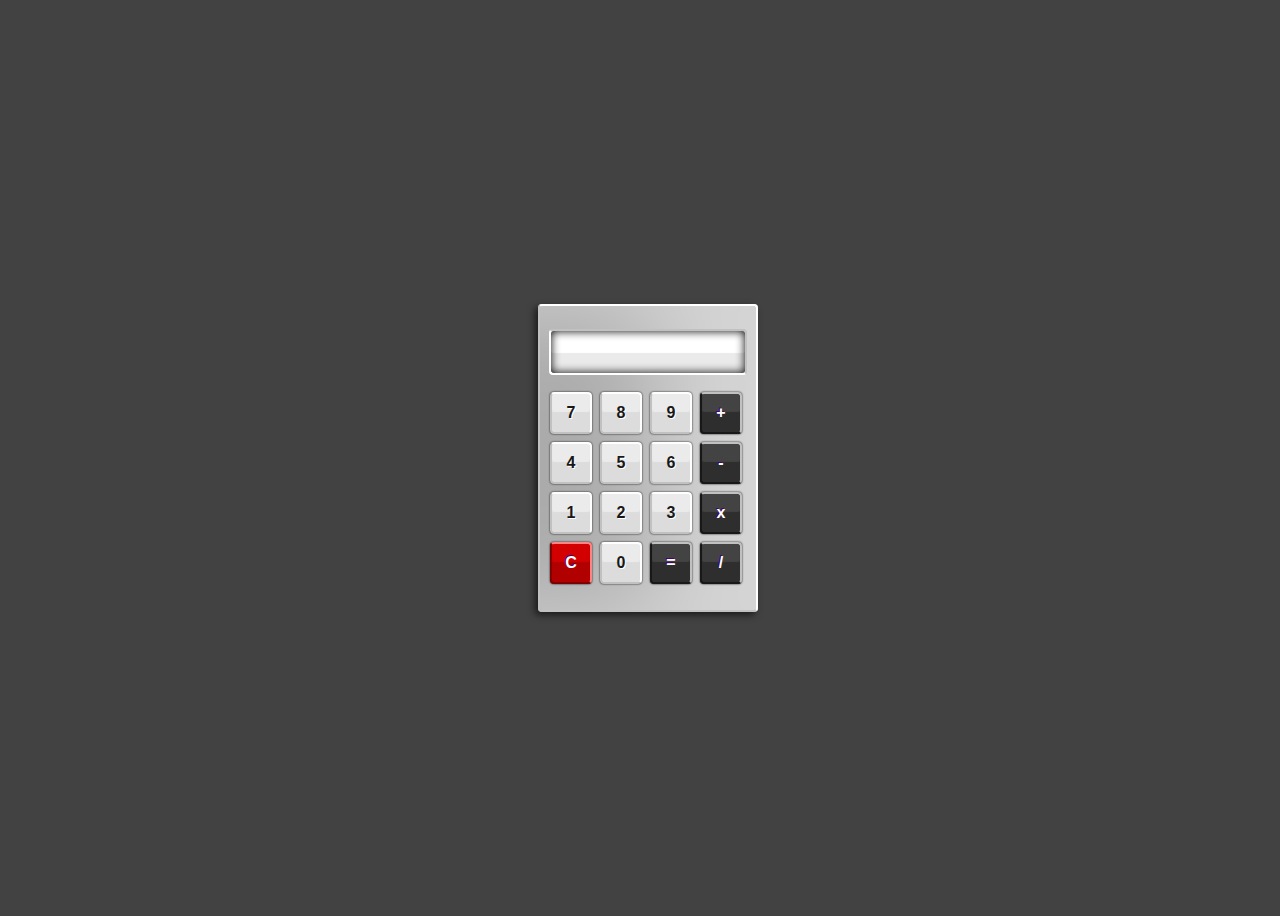
<file: Calculator/index.html>
<!DOCTYPE html>
<html lang="en">
  <head>
    <title>Home</title>
    <meta charset="UTF-8" />
    <meta name="viewport" content="width=device-width" />
    <link rel="stylesheet" href="style.css" />
  </head>
  <body>
  <div class="container">
	<fieldset id="container">
		<form name="calculator">

			<input id="display" type="text" name="display" readonly>

			<input class="button digits" type="button" value="7" onclick="calculator.display.value += '7'">
			<input class="button digits" type="button" value="8" onclick="calculator.display.value += '8'">
			<input class="button digits" type="button" value="9" onclick="calculator.display.value += '9'">
			<input class="button mathButtons" type="button" value="+" onclick="calculator.display.value += ' + '">
			<br>
			<input class="button digits" type="button" value="4" onclick="calculator.display.value += '4'">
			<input class="button digits" type="button" value="5" onclick="calculator.display.value += '5'">
			<input class="button digits" type="button" value="6" onclick="calculator.display.value += '6'">
			<input class="button mathButtons" type="button" value="-" onclick="calculator.display.value += ' - '">
			<br>
			<input class="button digits" type="button" value="1" onclick="calculator.display.value += '1'">
			<input class="button digits" type="button" value="2" onclick="calculator.display.value += '2'">
			<input class="button digits" type="button" value="3" onclick="calculator.display.value += '3'">
			<input class="button mathButtons" type="button" value="x" onclick="calculator.display.value += ' * '">
			<br>
			<input id="clearButton" class="button" type="button" value="C" onclick="calculator.display.value = ''">
			<input class="button digits" type="button" value="0" onclick="calculator.display.value += '0'">
			<input class="button mathButtons" type="button" value="=" onclick="calculator.display.value = eval(calculator.display.value)">
			<input class="button mathButtons" type="button" value="/" onclick="calculator.display.value += ' / '">
		</form>
	</fieldset>
</div>
  </body>
</html>
</file>
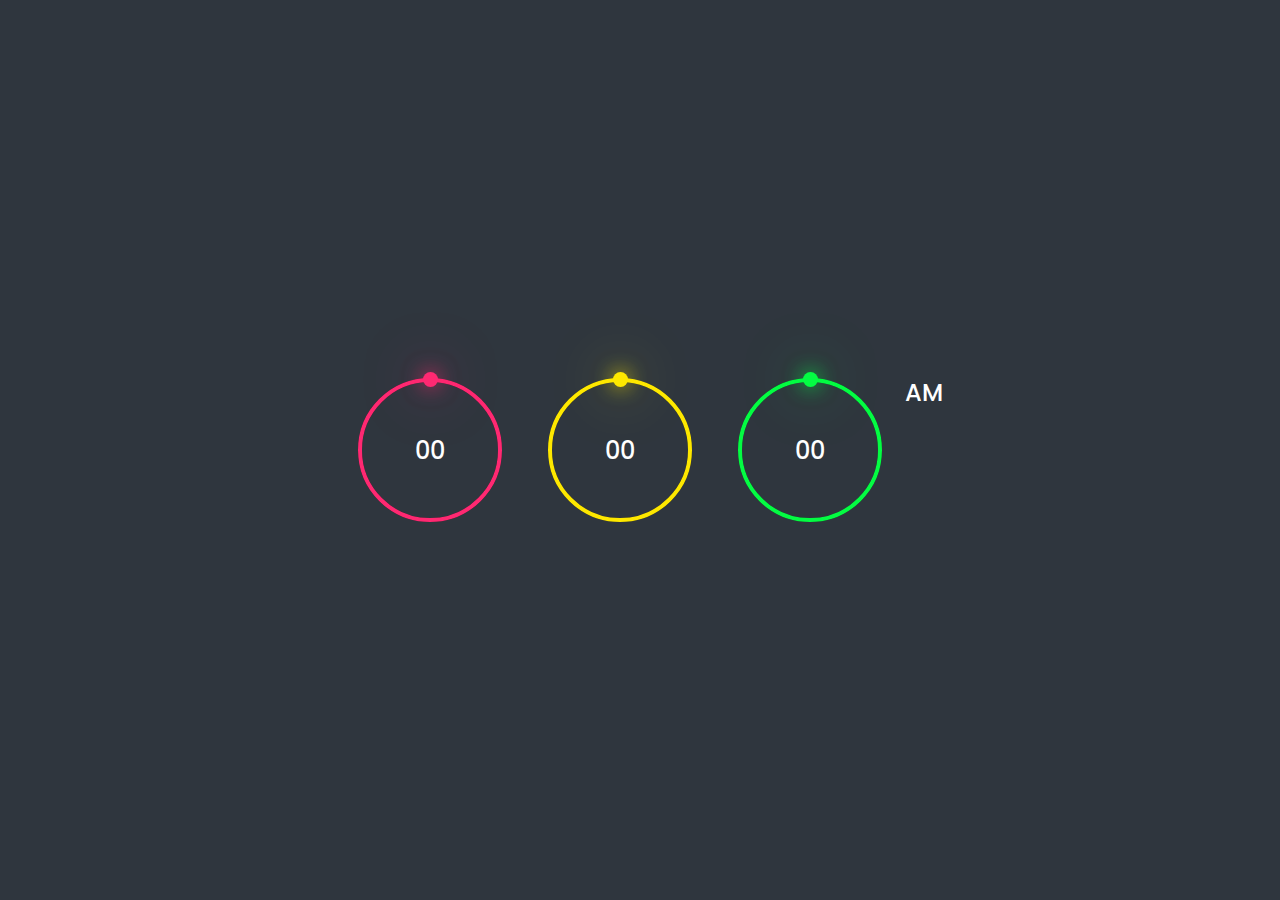
<file: Digital Clock/index.html>
<!DOCTYPE html>
<html lang="en">
<head>
    <meta charset="UTF-8">
    <meta http-equiv="X-UA-Compatible" content="IE=edge">
    <meta name="viewport" content="width=device-width, initial-scale=1.0">
    <title>Digital Clock</title>
    <link rel="stylesheet" href="style.css">
    <script type="text/javascript" src="script.js"></script>
</head>
<body>
  <div class="container">
    <div id="time">
      <div class="circle" style="--color: #ff2972">
        <div class="dots h_dot"></div>
        <svg>
          <circle cx="70" cy="70" r="70"></circle>
          <circle cx="70" cy="70" r="70" id="hh"></circle>
        </svg>
        <div id="hours">00</div>
      </div>
      <div class="circle" style="--color: #fee800">
        <div class="dots m_dot"></div>
        <svg>
          <circle cx="70" cy="70" r="70"></circle>
          <circle cx="70" cy="70" r="70" id="mm"></circle>
        </svg>
        <div id="minutes">00</div>
      </div>
      <div class="circle" style="--color: #04fc43">
        <div class="dots s_dot"></div>
        <svg>
          <circle cx="70" cy="70" r="70"></circle>
          <circle cx="70" cy="70" r="70" id="ss"></circle>
        </svg>
        <div id="seconds">00</div>
      </div>
      <div class="ap">
        <div id="ampm">AM</div>
      </div>
    </div>
  </div>
</body>
</html>
</file>
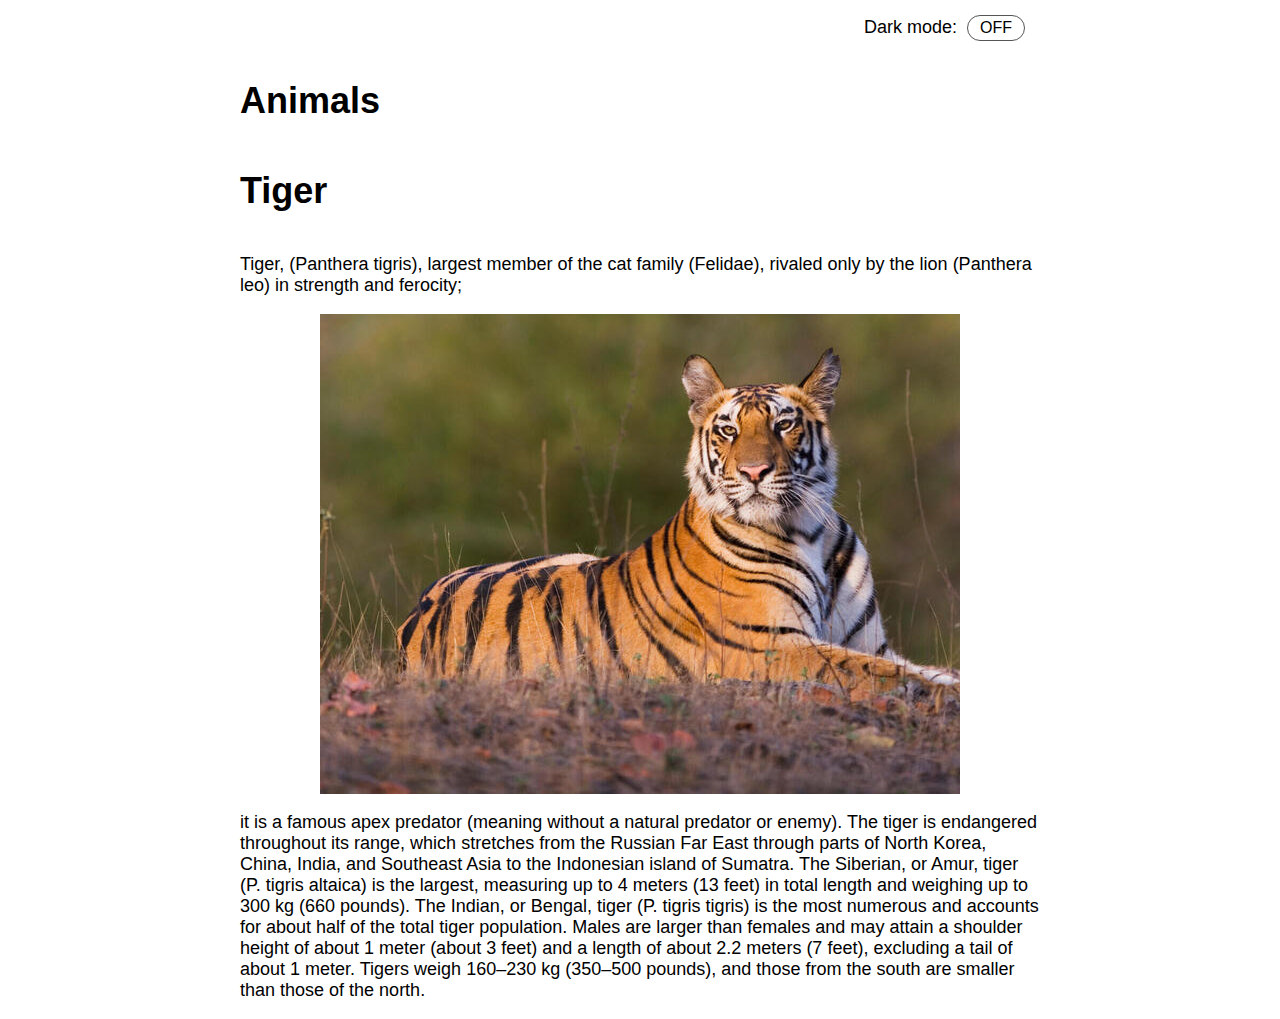
<file: Light and Dark mode/index.html>
<!DOCTYPE html>
<html lang="en">
<head>
    <meta charset="UTF-8">
    <meta name="viewport" content="width=device-width, initial-scale=1.0">
    <meta http-equiv="X-UA-Compatible" content="ie=edge">
    <title>Dark Mode</title>
    <link rel="stylesheet" href="style.css">
</head>
<body>
    <div class="switch">Dark mode:
        <span class="inner-switch">OFF</span>
    </div>
    <h1 class="title">Animals</h1>
    <article>
        <h1>Tiger</h1>
        <p>Tiger, (Panthera tigris), largest member of the cat family (Felidae), rivaled only by the lion (Panthera leo) in strength and ferocity;</p>
</html>
        <img src="tiger_image.jpg">
        <p> it is a famous apex predator (meaning without a natural predator or enemy). The tiger is endangered throughout its range, which stretches from the Russian Far East through parts of North Korea, China, India, and Southeast Asia to the Indonesian island of Sumatra. The Siberian, or Amur, tiger (P. tigris altaica) is the largest, measuring up to 4 meters (13 feet) in total length and weighing up to 300 kg (660 pounds). The Indian, or Bengal, tiger (P. tigris tigris) is the most numerous and accounts for about half of the total tiger population. Males are larger than females and may attain a shoulder height of about 1 meter (about 3 feet) and a length of about 2.2 meters (7 feet), excluding a tail of about 1 meter. Tigers weigh 160–230 kg (350–500 pounds), and those from the south are smaller than those of the north.</p>
    </article>
    <script src="https://cdnjs.cloudflare.com/ajax/libs/jquery/3.4.0/jquery.min.js"></script>
    <script src="script.js"></script>
</body>
</html>
</file>
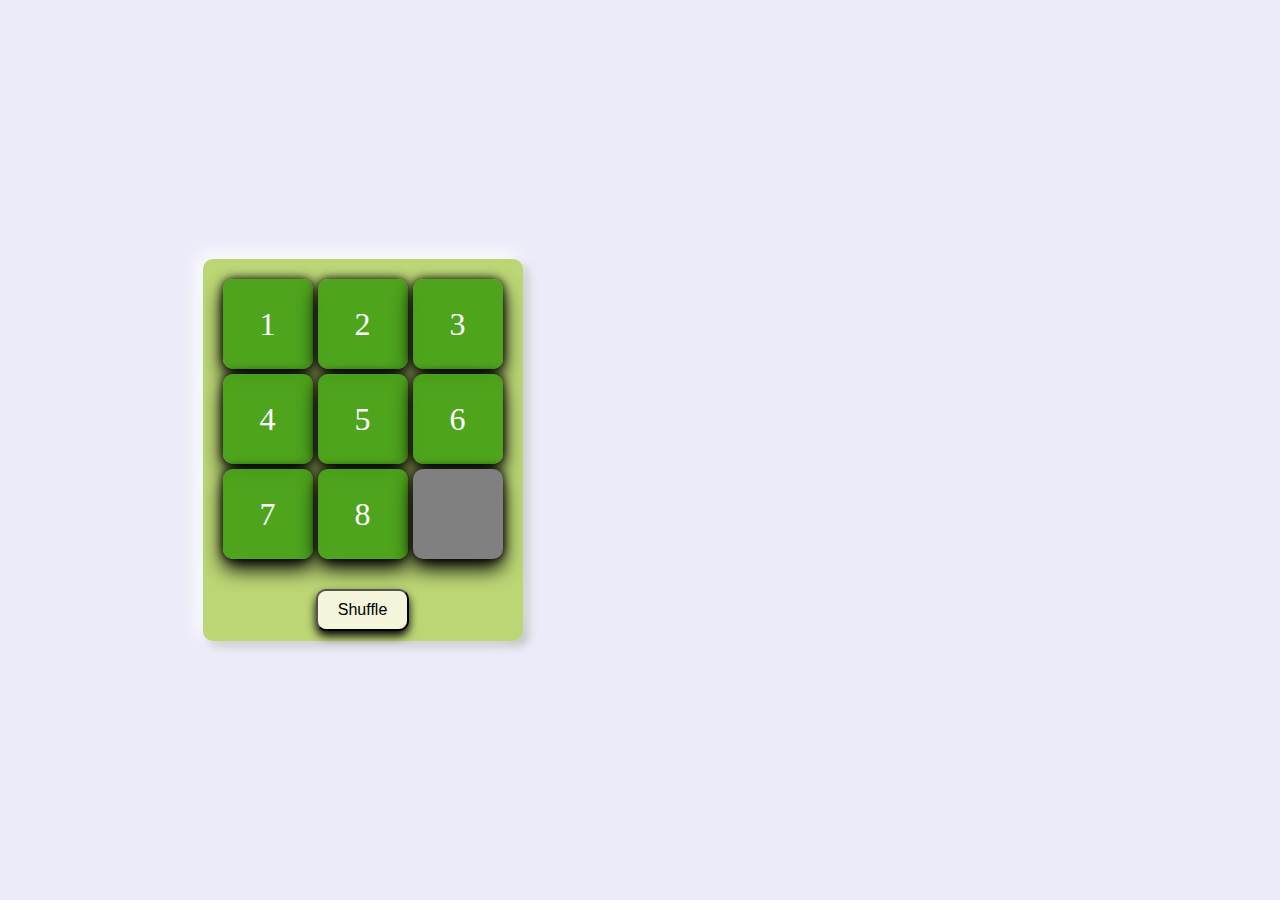
<file: Puzzle game/index.html>
<!DOCTYPE html>
<html lang="en">
<head>
    <meta charset="UTF-8">
    <meta name="viewport" content="width=device-width, initial-scale=1.0">
    <title>sliding puzzle Game</title>
    <link rel="stylesheet" href="style.css"> 
</head>
<body>
    <div class="puzzle-container">
        <div class="puzzle">
            <div class="cell" data-index="0">1</div>
            <div class="cell" data-index="1">2</div>
            <div class="cell" data-index="2">3</div>
            <div class="cell" data-index="3">4</div>
            <div class="cell" data-index="4">5</div>
            <div class="cell" data-index="5">6</div>
            <div class="cell" data-index="6">7</div>
            <div class="cell" data-index="7">8</div>
            <div class="cell empty" data-index="8"></div>
        </div>
        <button id="shuffle-button">Shuffle</button>
    </div>
    <div id="win-message" class="hidden">Congrats, you've solved the puzzle made by Suraj Ratan !</div>
</body>
<script src="script.js"></script>
</html>
</file>
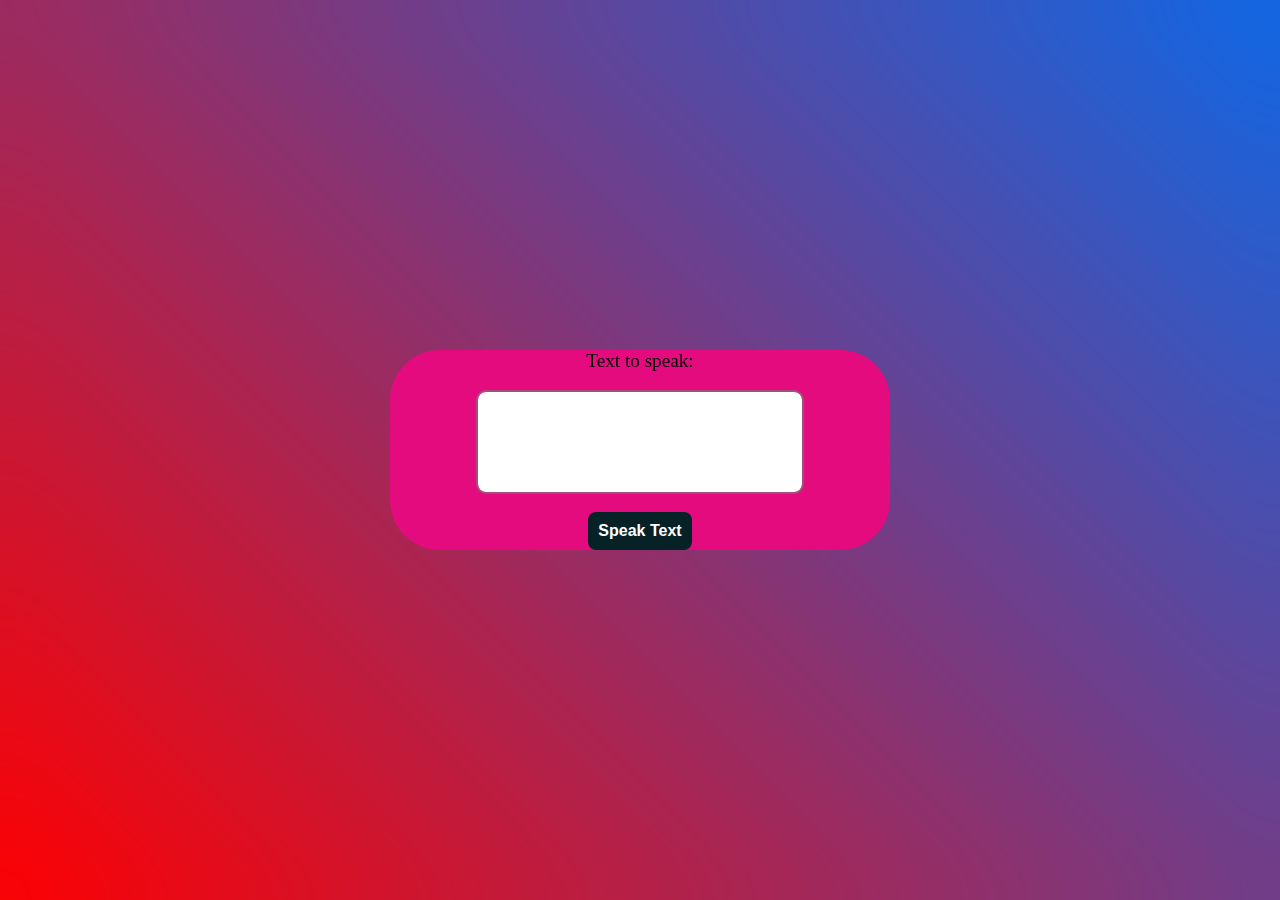
<file: Text to Voice converter/index.html>
<!DOCTYPE html>
<html lang="en">
<head>
    <meta charset="UTF-8">
    <meta http-equiv="X-UA-Compatible" content="IE=edge">
    <meta name="viewport" content="width=device-width, initial-scale=1.0">
    <title>Text to Speech in JavaScript</title>
    <link rel="stylesheet" href="style.css">
    <script src="script.js" type="module"></script>
</head>
<body>
    <div class="container">
        <label for="text">Text to speak:</label>
        <textarea id="text"></textarea>
        <button id="speak">Speak Text</button>
    </div>
</body>
</html>
</file>
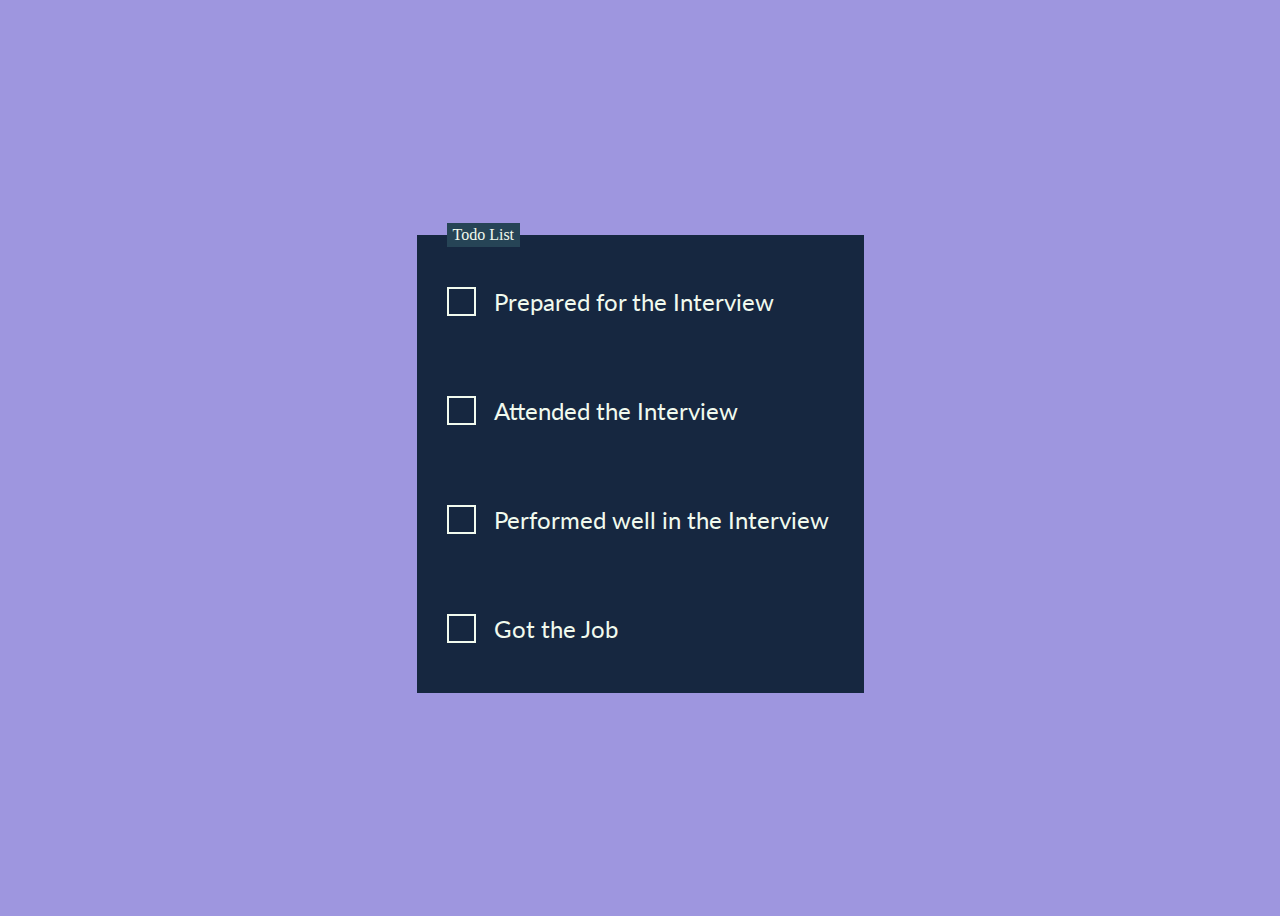
<file: To-Do List/index.html>
<!DOCTYPE html>
<html lang="en">
  <head>
    <title>ToDo List</title>
    <meta charset="UTF-8" />
    <meta name="viewport" content="width=device-width" />
    <link rel="stylesheet" href="style.css" />
  </head>
  <body>
    <form>
      <fieldset class="todo-list">
        <legend class="todo-list__title">Todo List</legend>
        <label class="todo-list__label">
          <input type="checkbox" name="" id="" />
          <i class="check"></i>
          <span>Prepared for the Interview</span>
        </label>
        <label class="todo-list__label">
          <input type="checkbox" name="" id="" />
          <i class="check"></i>
          <span>Attended the Interview</span>
        </label>
        <label class="todo-list__label">
          <input type="checkbox" name="" id="" />
          <i class="check"></i>
          <span>Performed well in the Interview</span>
        </label>
        <label class="todo-list__label">
          <input type="checkbox" name="" id="" />
          <i class="check"></i>
          <span>Got the Job</span>
        </label>
      </fieldset>
    </form>
  </body>
</html>
</file>
<file: Calculator/style.css>
body {
	background-color: #424242;
	font-family: Tahoma;
}

.container {
	display: flex;
	align-items: center;
	justify-content: center;
	height: 100vh;
	width: 100vw;
}

#container {
	width: 200px;
	padding: 8px 8px 20px 8px;
	margin: 20px auto;
	background-color: #ABABAB;
	border-radius: 4px;
	border-top: 2px solid #FFF;
	border-right: 2px solid #FFF;
	border-bottom: 2px solid #C1C1C1;
	border-left: 2px solid #C1C1C1;
	box-shadow: -3px 3px 7px rgba(0, 0, 0, .6), inset -100px 0px 100px rgba(255, 255, 255, .5);
}

#display {
	display: block;
	margin: 15px auto;
	height: 42px;
	width: 174px;
	padding: 0 10px;
	border-radius: 4px;
	border-top: 2px solid #C1C1C1;
	border-right: 2px solid #C1C1C1;
	border-bottom: 2px solid #FFF;
	border-left: 2px solid #FFF;
	background-color: #FFF;
	box-shadow: inset 0px 0px 10px #030303, inset 0px -20px 1px rgba(150, 150, 150, .2);
	font-size: 28px;
	color: #666;
	text-align: right;
	font-weight: 400;
}

.button {
	display: inline-block;
	margin: 2px;
	width: 42px;
	height: 42px;
	font-size: 16px;
	font-weight: bold;
	border-radius: 4px;
}

.mathButtons {
	margin: 2px 2px 6px 2px;
	color: #FFF;
	text-shadow: -1px -1px 0px #44006F;
	background-color: #434343;
	border-top: 2px solid #C1C1C1;
	border-right: 2px solid #C1C1C1;
	border-bottom: 2px solid #181818;
	border-left: 2px solid #181818;
	box-shadow: 0px 0px 2px #030303, inset 0px -20px 1px #2E2E2E;
}

.digits {
	color: #181818;
	text-shadow: 1px 1px 0px #FFF;
	background-color: #EBEBEB;
	border-top: 2px solid #FFF;
	border-right: 2px solid #FFF;
	border-bottom: 2px solid #C1C1C1;
	border-left: 2px solid #C1C1C1;
	border-radius: 4px;
	box-shadow: 0px 0px 2px #030303, inset 0px -20px 1px #DCDCDC;
}

.digits:hover,
.mathButtons:hover,
#clearButton:hover {
	background-color: #FFBA75;
	box-shadow: 0px 0px 2px #FFBA75, inset 0px -20px 1px #FF8000;
	border-top: 2px solid #FFF;
	border-right: 2px solid #FFF;
	border-bottom: 2px solid #AE5700;
	border-left: 2px solid #AE5700;
}

#clearButton {
	color: #FFF;
	text-shadow: -1px -1px 0px #44006F;
	background-color: #D20000;
	border-top: 2px solid #FF8484;
	border-right: 2px solid #FF8484;
	border-bottom: 2px solid #800000;
	border-left: 2px solid #800000;
	box-shadow: 0px 0px 2px #030303, inset 0px -20px 1px #B00000;
}
</file>
<file: Digital Clock/style.css>
@import url('https://fonts.googleapis.com/css2?family=Poppins:wght@100;300;400;500;600;700;800;900&display=swap');

* {
  margin: 0;
  padding: 0;
  box-sizing: border-box;
  font-family: 'Poppins', sans-serif;
}

.container {
  width: 100%;
  min-height: 100vh;
  display: flex;
  justify-content: center;
  align-items: center;
  background: #2f363e;
}

#time {
  display: flex;
  gap: 40px;
  color: #fff;
}

#time .circle {
  position: relative;
  width: 150px;
  height: 150px;
  display: flex;
  justify-content: center;
  align-items: center;
}

#time .circle svg {
  position: relative;
  width: 150px;
  height: 150px;
  transform: rotate(270deg);
}

#time .circle svg circle {
  width: 100%;
  height: 100%;
  fill: transparent;
  stroke: #191919;
  stroke-width: 4px;
  transform: translate(5px, 5px);
}

#time .circle svg circle:nth-child(2) {
  stroke: var(--color);
  stroke-dasharray: 440;
}

#time div {
  position: absolute;
  text-align: center;
  font-size: 1.5rem;
  font-weight: 500;
}

#time div span {
  position: absolute;
  transform: translate(-50%, 0px);
  font-size: 0.5rem;
  font-weight: 300;
  letter-spacing: 0.1rem;
  text-transform: uppercase;
}

#time .ap {
  position: relative;
  font-size: 1rem;
  transform: translate(-20px);
}

.dots {
  position: absolute;
  width: 100%;
  height: 100%;
  display: flex;
  justify-content: center;
  z-index: 10;
}

.dots::before {
  content: '';
  position: absolute;
  top: -3px;
  width: 15px;
  height: 15px;
  background: var(--color);
  border-radius: 50%;
  box-shadow: 0 0 20px var(--color), 0 0 60px var(--color  );
}
</file>
<file: Light and Dark mode/style.css>
body {
  font-family: sans-serif;
  font-size: 1.125rem;
  display: flex;
  flex-direction: column;
  max-width: 50rem;
  margin: 0 auto;
  padding: 0 0.9375rem;
}
small {
  font-style: italic;
}
article {
  display: flex;
  flex-direction: column;
}
img {
  max-width: 100%;
  display: block;
  align-self: center;
}
.switch {
  align-self: flex-end;
  margin: 0.9375rem;
}
.inner-switch {
  display: inline-block;
  cursor: pointer;
  border: 1px solid #555;
  border-radius: 1.25rem;
  width: 3.125rem;
  text-align: center;
  font-size: 1rem;
  padding: 0.1875rem;
  margin-left: 0.3125rem;
}

.dark,
.dark * {
  background-color: #222;
  color: #e6e6e6;
  border-color: #e6e6e6;
}
</file>
<file: Puzzle game/style.css>
body{
    display: flex;
    justify-content: center;
    align-items: center;
    height: 100vh;
    margin: 0;

    background-color: #ebecf9;
}

.puzzle-container{
    display: flex;
    flex-direction: column;
    justify-content: center;
    align-items: center;
    padding: 10px;
    border-radius: 10px;
    background-color: #b0d154cc;
    box-shadow: -5px -5px 20px #fff,5px 5px 10px #babebc ;
}

.puzzle{
    display: grid;
    grid-template: repeat(3,90px) / repeat(3,90px);
    gap: 5px;
    padding: 10px;
    border-radius: 10px;
}

.cell{
    display: flex;
    justify-content: center;
    align-items: center;
    width: 90px;
    height: 90px;
    color: white;
    background-color: rgba(74, 162, 26, 0.97);
    font-size: 2rem;
    cursor: pointer;
    border-radius: 10px;
    box-shadow: 0 0 10px rgba(0, 0, 0, 2), 0 10px 20px rgba(0, 0, 0, 2);
    transition: transform 0.3s, box-shadow 0.3px;
}
.cell:active{
    transform: translateZ(-10px);
    box-shadow: inset 0 0 10px rgba(0, 0, 0, 3), 0 10px 20px rgba(0, 0, 0, 3);
}

.empty{
    background-color: grey;
    cursor: default;
}

#shuffle-button{
    margin-top: 20px;
    padding: 10px 20px;
    font-size: 1rem;
    cursor: pointer;
    border-radius: 10px;
    background-color: #f5f5dc;
    box-shadow: 0 5px 10px rgba(0, 0, 0, 2);
    transition: transform 0.3s
}
#shuffle-button:active{
    transform: translateY(2px);
}
#win-message{
    margin-top: 20px;
    font-size: 1.5rem;
    color: green;
}

.hidden{
    visibility: hidden;
}
</file>
<file: Text to Voice converter/style.css>
*{
    box-sizing: border-box;
    margin: 0;
}

body{
    display: flex;
    justify-content: center;
    align-items: center;
    min-height: 100vh;
    background: linear-gradient(45deg,red,rgb(14, 104, 231));
    backdrop-filter: blur(40px);
}

.container{
    background-color: rgb(228, 11, 127);
    display: grid;
    gap: 20px;
    width: 500px;
    /* max-width: calc(100vw - 40px); */
    /* padding: 30px; */
    border-radius: 50px;
    font-size: 1.2rem;
    align-items: center;
    justify-items: center;
    backdrop-filter: blur(40px);
}

#text{
    display: block;
    height: 100px;
    border-radius: .5rem;
    font-size: 1.5rem;
    border: none;
    resize: none;
    padding: 8px 10px;
    outline: 2px solid rgba(120,120,120,0.623);
}

button{
    padding: 10px;
    background: #072227;
    color: #fff;
    border-radius: .5rem;
    cursor: pointer;
    border: none;
    font-size: 1rem;
    font-weight: bold;
}
</file>
<file: To-Do List/style.css>
@import url("https://fonts.googleapis.com/css?family=Lato:400,400i,700");
body {
  display: flex;
  justify-content: center;
  align-items: center;
  height: 100vh;
  background: #9e96df;
}

.todo-list {
  display: flex;
  flex-direction: column;
  padding: 0 75px 10px 30px;
  background: #162740;
  border: transparent;
}
.todo-list .todo-list__title {
  padding: 3px 6px;
  color: #f1faee;
  background-color: #264456;
}
.todo-list .todo-list__label {
  display: flex;
  align-items: center;
  margin: 40px 0;
  font-size: 24px;
  font-family: Lato, sans-serif;
  color: #f1faee;
  cursor: pointer;
}
.todo-list .todo-list__label input[type=checkbox] {
  opacity: 0;
  -webkit-appearance: none;
     -moz-appearance: none;
          appearance: none;
}
.todo-list .todo-list__label input[type=checkbox] + .check {
  position: absolute;
  width: 25px;
  height: 25px;
  border: 2px solid #f1faee;
  transition: 0.2s;
}
.todo-list .todo-list__label input[type=checkbox]:checked + .check {
  width: 25px;
  height: 15px;
  border-top: transparent;
  border-right: transparent;
  transform: rotate(-45deg);
}
.todo-list .todo-list__label input[type=checkbox] ~ span {
  position: relative;
  left: 40px;
  white-space: nowrap;
  transition: 0.5s;
}
.todo-list .todo-list__label input[type=checkbox] ~ span::before {
  position: absolute;
  content: "";
  top: 50%;
  left: 0;
  width: 100%;
  height: 1px;
  background: #f1faee;
  transform: scaleX(0);
  transform-origin: right;
  transition: transform 0.5s;
}
.todo-list .todo-list__label input[type=checkbox]:checked ~ span {
  color: #585b57;
}
.todo-list .todo-list__label input[type=checkbox]:checked ~ span::before {
  transform: scaleX(1);
  transform-origin: left;
}
</file>
